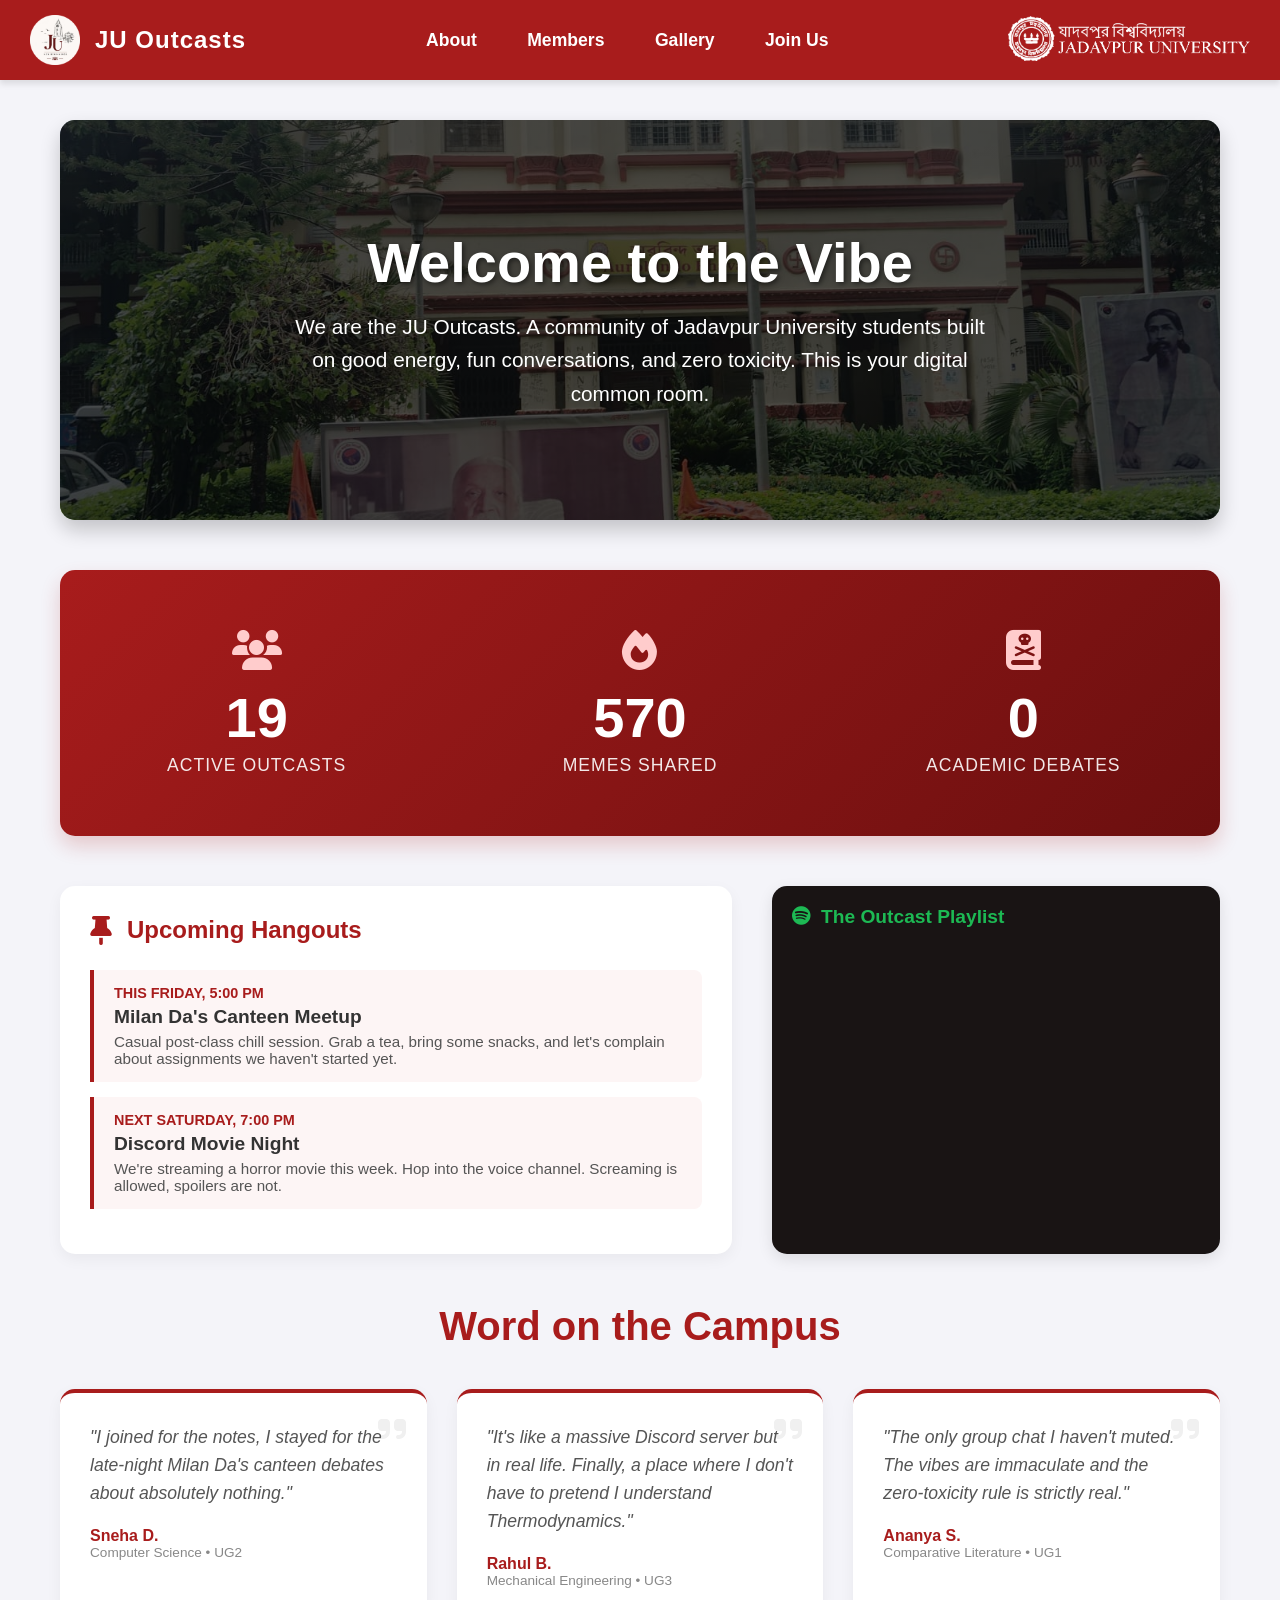
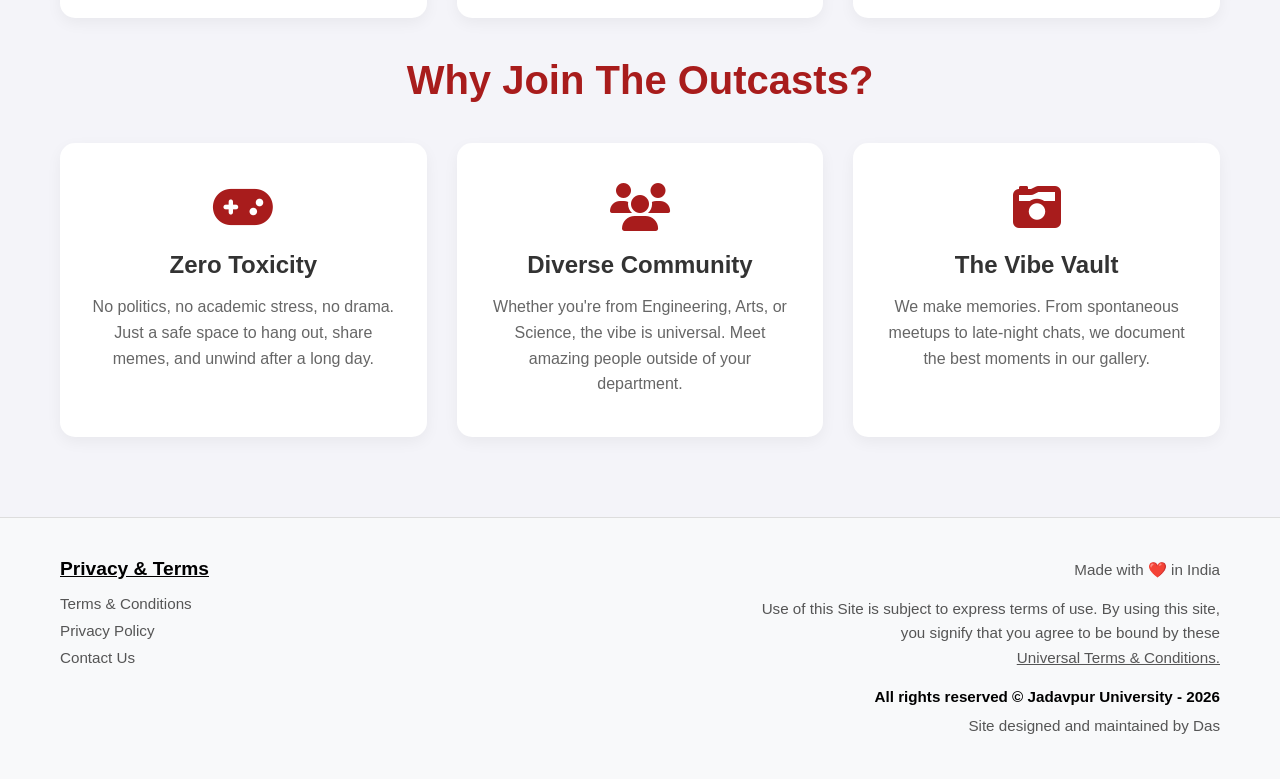
<file: index.html>
<!DOCTYPE html>
<html lang="en">
<head>
    <meta charset="UTF-8">
    <meta name="viewport" content="width=1200">
    <title>JU Outcasts | Home</title>
    <link rel="icon" type="image/png" href="assets/logo.png">
    <link rel="stylesheet" href="https://cdnjs.cloudflare.com/ajax/libs/font-awesome/6.4.0/css/all.min.css">
    <link rel="stylesheet" href="style.css">
</head>
<body>

    <header>
        <div class="header-left">
            <a href="index.html">
                <img src="outcasts.png" alt="JU Outcasts Logo">
                <h1>JU Outcasts</h1>
            </a>
        </div>
        <nav>
            <!-- No active class here since Home isn't listed -->
            <a href="about.html">About</a>
            <a href="members.html">Members</a>
            <a href="gallery.html">Gallery</a>
            <a href="join.html">Join Us</a>
        </nav>
        <div class="header-right">
            <img src="JU.png" alt="Jadavpur University Banner Logo">
        </div>
    </header>

    <main>
        <div class="hero">
            <div id="bg-layer-1" class="hero-bg" style="background-image: url('assets/slide/1.jpeg'); opacity: 1; transform: scale(1.1);"></div>
            <div id="bg-layer-2" class="hero-bg" style="background-image: url('assets/slide/2.jpeg'); opacity: 0; transform: scale(1);"></div>
            <div class="hero-overlay"></div>
            <div class="hero-content">
                <h2>Welcome to the Vibe</h2>
                <p>We are the JU Outcasts. A community of Jadavpur University students built on good energy, fun conversations, and zero toxicity. This is your digital common room.</p>
            </div>
        </div>

        <div class="stats-container" id="statsSection">
            <div class="stat-item">
                <i class="fas fa-users"></i>
                <div class="stat-number" data-target="30">0</div>
                <div class="stat-label">Active Outcasts</div>
            </div>
            <div class="stat-item">
                <i class="fas fa-fire"></i>
                <div class="stat-number" data-target="1500">0</div>
                <div class="stat-label">Memes Shared</div>
            </div>
            <div class="stat-item">
                <i class="fas fa-book-dead"></i>
                <div class="stat-number" data-target="0">0</div>
                <div class="stat-label">Academic Debates</div>
            </div>
        </div>

        <div class="dashboard-grid">
            <div class="notice-board">
                <div class="notice-header">
                    <i class="fas fa-thumbtack"></i>
                    <h2>Upcoming Hangouts</h2>
                </div>
                <div class="notice-item">
                    <div class="notice-date">This Friday, 5:00 PM</div>
                    <div class="notice-title">Milan Da's Canteen Meetup</div>
                    <div class="notice-desc">Casual post-class chill session. Grab a tea, bring some snacks, and let's complain about assignments we haven't started yet.</div>
                </div>
                <div class="notice-item">
                    <div class="notice-date">Next Saturday, 7:00 PM</div>
                    <div class="notice-title">Discord Movie Night</div>
                    <div class="notice-desc">We're streaming a horror movie this week. Hop into the voice channel. Screaming is allowed, spoilers are not.</div>
                </div>
            </div>

            <div class="spotify-container">
                <div class="spotify-header">
                    <i class="fab fa-spotify"></i>
                    <span>The Outcast Playlist</span>
                </div>
                <iframe style="border-radius:12px" src="https://open.spotify.com/embed/playlist/37i9dQZF1DXcBWIGoYBM5M?utm_source=generator&theme=0" width="100%" height="100%" frameBorder="0" allowfullscreen="" allow="autoplay; clipboard-write; encrypted-media; fullscreen; picture-in-picture" loading="lazy"></iframe>
            </div>
        </div>

        <h2 class="section-title">Word on the Campus</h2>
        <div class="quotes-grid">
            <div class="quote-card">
                <i class="fas fa-quote-right"></i>
                <p class="quote-text">"I joined for the notes, I stayed for the late-night Milan Da's canteen debates about absolutely nothing."</p>
                <p class="quote-author">Sneha D.</p>
                <p class="quote-dept">Computer Science • UG2</p>
            </div>
            <div class="quote-card">
                <i class="fas fa-quote-right"></i>
                <p class="quote-text">"It's like a massive Discord server but in real life. Finally, a place where I don't have to pretend I understand Thermodynamics."</p>
                <p class="quote-author">Rahul B.</p>
                <p class="quote-dept">Mechanical Engineering • UG3</p>
            </div>
            <div class="quote-card">
                <i class="fas fa-quote-right"></i>
                <p class="quote-text">"The only group chat I haven't muted. The vibes are immaculate and the zero-toxicity rule is strictly real."</p>
                <p class="quote-author">Ananya S.</p>
                <p class="quote-dept">Comparative Literature • UG1</p>
            </div>
        </div>

        <h2 class="section-title">Why Join The Outcasts?</h2>
        <div class="features-grid">
            <div class="feature-card">
                <i class="fas fa-gamepad feature-icon"></i>
                <h3>Zero Toxicity</h3>
                <p>No politics, no academic stress, no drama. Just a safe space to hang out, share memes, and unwind after a long day.</p>
            </div>
            <div class="feature-card">
                <i class="fas fa-users feature-icon"></i>
                <h3>Diverse Community</h3>
                <p>Whether you're from Engineering, Arts, or Science, the vibe is universal. Meet amazing people outside of your department.</p>
            </div>
            <div class="feature-card">
                <i class="fas fa-camera-retro feature-icon"></i>
                <h3>The Vibe Vault</h3>
                <p>We make memories. From spontaneous meetups to late-night chats, we document the best moments in our gallery.</p>
            </div>
        </div>
    </main>

    <footer class="site-footer">
        <div class="footer-content">
            <div class="footer-left">
                <h4><u>Privacy & Terms</u></h4>
                <ul>
                    <li><a onclick="openTextModal('terms')">Terms & Conditions</a></li>
                    <li><a onclick="openTextModal('privacy')">Privacy Policy</a></li>
                    <li><a onclick="openTextModal('contact')">Contact Us</a></li>
                </ul>
            </div>
            <div class="footer-right">
                <p class="made-with">Made with ❤️ in India</p>
                <p class="legal-text">Use of this Site is subject to express terms of use. By using this site,<br>you signify that you agree to be bound by these<br><a onclick="openTextModal('terms')"><u>Universal Terms & Conditions.</u></a></p>
                <p class="copyright"><strong>All rights reserved © Jadavpur University - 2026</strong></p>
                <p>Site designed and maintained by Das</p>
            </div>
        </div>
    </footer>

    <!-- Text Modal Popup -->
    <div id="textModal" class="modal-overlay" onclick="closeModalOutside(event)">
        <div class="modal-content">
            <div class="modal-header">
                <h2 id="modalTitle">Information</h2>
                <span class="close-modal" onclick="closeTextModal()">&times;</span>
            </div>
            <div id="modalTextContent" class="modal-body">Loading...</div>
        </div>
    </div>

    <!-- Scripts -->
    <script>
        // Hero Slider
        const layer1 = document.getElementById('bg-layer-1');
        const layer2 = document.getElementById('bg-layer-2');
        let currentSlide = 1;
        const totalSlides = 10;
        let activeLayer = 1;

        setInterval(() => {
            currentSlide = currentSlide < totalSlides ? currentSlide + 1 : 1;
            if (activeLayer === 1) {
                layer2.style.backgroundImage = `url('assets/slide/${currentSlide}.jpeg')`;
                layer2.style.transform = 'scale(1.1)';
                layer2.style.opacity = '1';
                layer1.style.opacity = '0';
                layer1.style.transform = 'scale(1)';
                activeLayer = 2;
            } else {
                layer1.style.backgroundImage = `url('assets/slide/${currentSlide}.jpeg')`;
                layer1.style.transform = 'scale(1.1)';
                layer1.style.opacity = '1';
                layer2.style.opacity = '0';
                layer2.style.transform = 'scale(1)';
                activeLayer = 1;
            }
        }, 5000);

        // Counter Animation
        const counters = document.querySelectorAll('.stat-number');
        let animated = false;
        const animateCounters = () => {
            counters.forEach(counter => {
                const updateCount = () => {
                    const target = +counter.getAttribute('data-target');
                    const count = +counter.innerText;
                    const inc = target / 50; 
                    if (count < target) {
                        counter.innerText = Math.ceil(count + inc);
                        setTimeout(updateCount, 30);
                    } else {
                        counter.innerText = target + (target > 0 ? "+" : "");
                    }
                };
                updateCount();
            });
        }
        window.addEventListener('scroll', () => {
            const statsSection = document.getElementById('statsSection');
            if(statsSection) {
                const sectionPos = statsSection.getBoundingClientRect().top;
                const screenPos = window.innerHeight;
                if(sectionPos < screenPos && !animated) {
                    animateCounters();
                    animated = true;
                }
            }
        });

        // Modals
        const modalTitles = {
            'terms': 'Terms & Conditions',
            'privacy': 'Privacy Policy',
            'contact': 'Contact Us',
            'universal_terms': 'Universal Terms & Conditions'
        };

        function openTextModal(filename) {
            const modal = document.getElementById('textModal');
            const content = document.getElementById('modalTextContent');
            const title = document.getElementById('modalTitle');
            title.innerText = modalTitles[filename] || 'Information';
            content.innerText = 'Loading...';
            modal.style.display = 'flex';

            fetch(`assets/txt/${filename}.txt`)
                .then(response => {
                    if (!response.ok) throw new Error("");
                    return response.text();
                })
                .then(text => { content.innerText = text; })
                .catch(err => { content.innerText = `Error: Document not found. Please ensure assets/txt/${filename}.txt exists.`; });
        }
        function closeTextModal() { document.getElementById('textModal').style.display = 'none'; }
        function closeModalOutside(event) {
            const modal = document.getElementById('textModal');
            if (event.target === modal) modal.style.display = 'none';
        }
    </script>
</body>
</html>
</file>
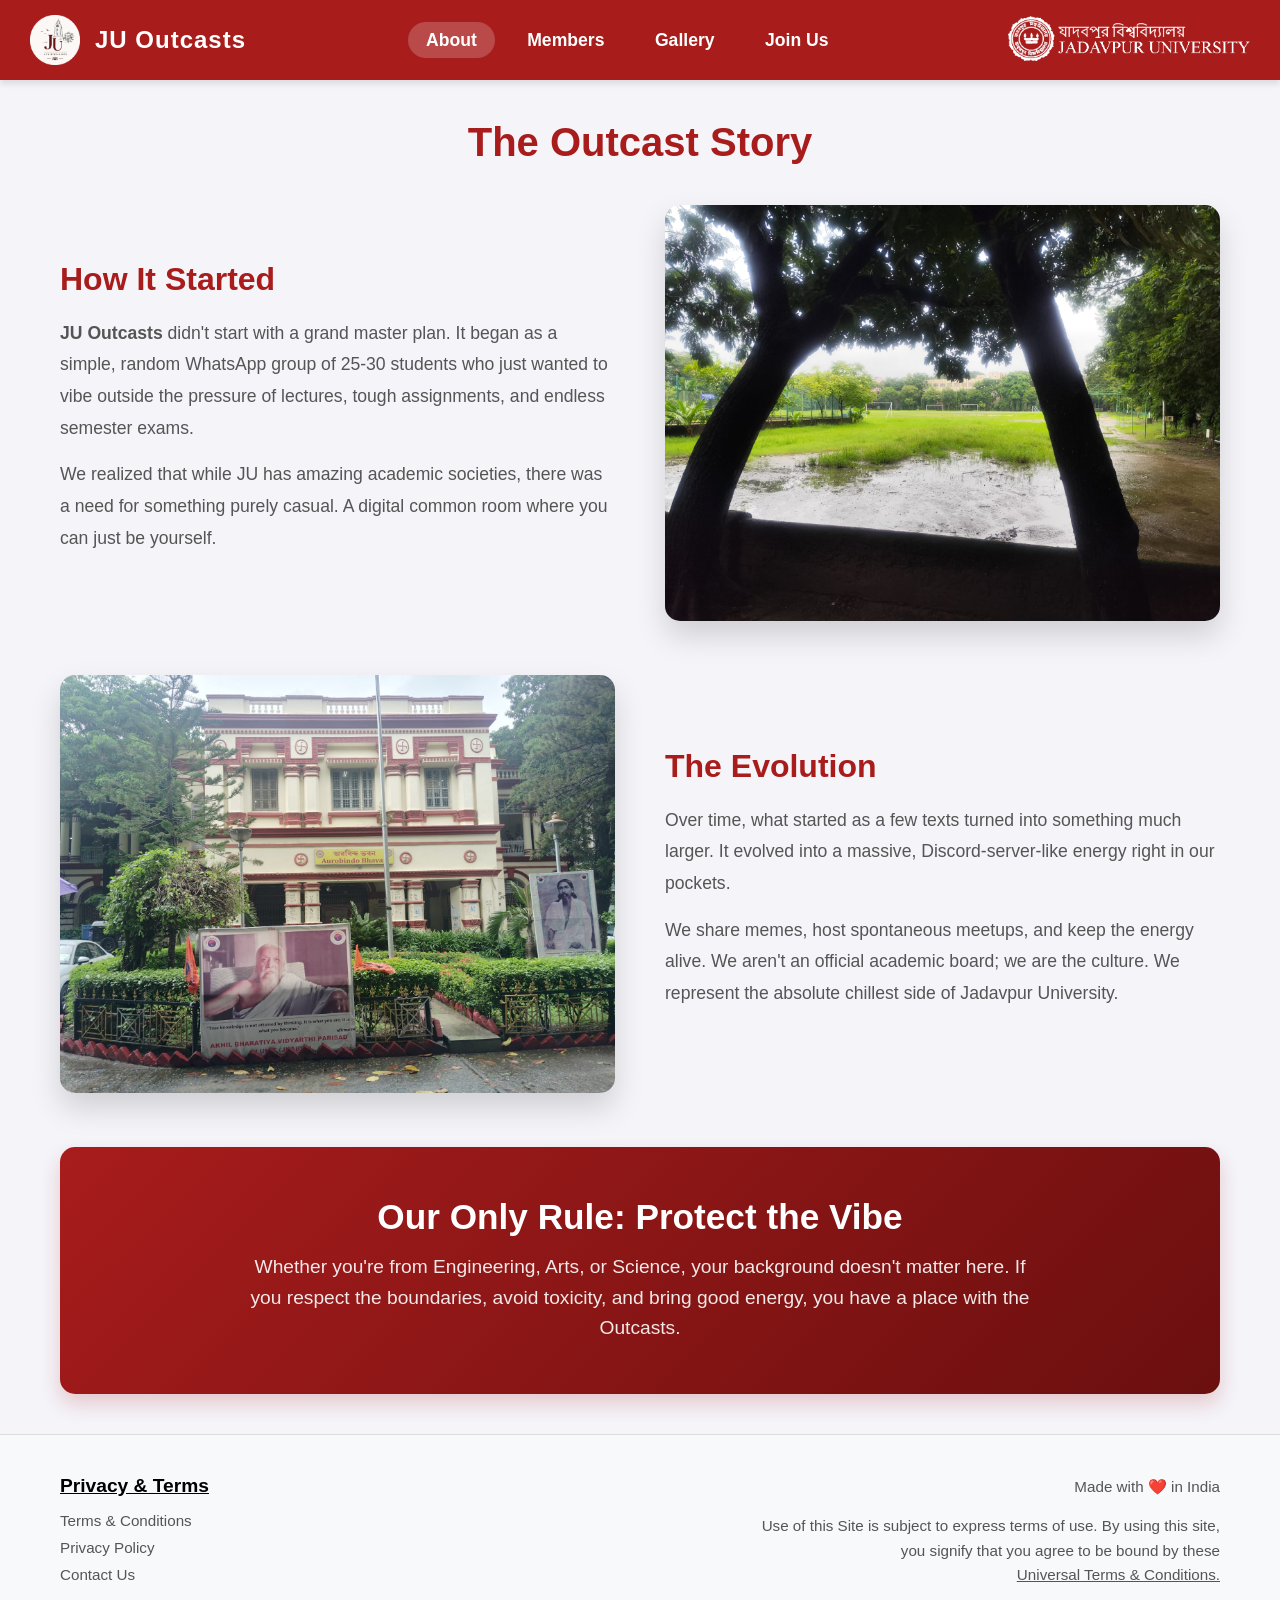
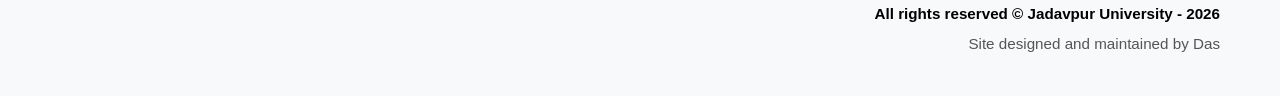
<file: about.html>
<!DOCTYPE html>
<html lang="en">
<head>
    <meta charset="UTF-8">
    <meta name="viewport" content="width=1200">
    <title>JU Outcasts | About Us</title>
    <link rel="icon" type="image/png" href="assets/logo.png">
    <link rel="stylesheet" href="https://cdnjs.cloudflare.com/ajax/libs/font-awesome/6.4.0/css/all.min.css">
    <link rel="stylesheet" href="style.css">
</head>
<body>

    <header>
        <div class="header-left">
            <a href="index.html">
                <img src="outcasts.png" alt="JU Outcasts Logo">
                <h1>JU Outcasts</h1>
            </a>
        </div>
        <nav>
            <a href="about.html" class="active">About</a>
            <a href="members.html">Members</a>
            <a href="gallery.html">Gallery</a>
            <a href="join.html">Join Us</a>
        </nav>
        <div class="header-right">
            <img src="JU.png" alt="Jadavpur University Banner Logo">
        </div>
    </header>

    <main>
        <h2 class="section-title">The Outcast Story</h2>
        
        <div class="about-grid">
            <div class="about-text">
                <h3>How It Started</h3>
                <p><strong>JU Outcasts</strong> didn't start with a grand master plan. It began as a simple, random WhatsApp group of 25-30 students who just wanted to vibe outside the pressure of lectures, tough assignments, and endless semester exams.</p>
                <p>We realized that while JU has amazing academic societies, there was a need for something purely casual. A digital common room where you can just be yourself.</p>
            </div>
            <div>
                <img src="assets/slide/2.jpeg" alt="JU Outcasts Hanging Out" class="about-image">
            </div>
        </div>

        <div class="about-grid" style="direction: rtl;">
            <div class="about-text" style="direction: ltr;">
                <h3>The Evolution</h3>
                <p>Over time, what started as a few texts turned into something much larger. It evolved into a massive, Discord-server-like energy right in our pockets.</p>
                <p>We share memes, host spontaneous meetups, and keep the energy alive. We aren't an official academic board; we are the culture. We represent the absolute chillest side of Jadavpur University.</p>
            </div>
            <div style="direction: ltr;">
                <img src="assets/slide/1.jpeg" alt="Campus Vibes" class="about-image">
            </div>
        </div>

        <div class="highlight-box">
            <h3>Our Only Rule: Protect the Vibe</h3>
            <p>Whether you're from Engineering, Arts, or Science, your background doesn't matter here. If you respect the boundaries, avoid toxicity, and bring good energy, you have a place with the Outcasts.</p>
        </div>
    </main>

    <footer class="site-footer">
        <div class="footer-content">
            <div class="footer-left">
                <h4><u>Privacy & Terms</u></h4>
                <ul>
                    <li><a onclick="openTextModal('terms')">Terms & Conditions</a></li>
                    <li><a onclick="openTextModal('privacy')">Privacy Policy</a></li>
                    <li><a onclick="openTextModal('contact')">Contact Us</a></li>
                </ul>
            </div>
            <div class="footer-right">
                <p class="made-with">Made with ❤️ in India</p>
                <p class="legal-text">Use of this Site is subject to express terms of use. By using this site,<br>you signify that you agree to be bound by these<br><a onclick="openTextModal('terms')"><u>Universal Terms & Conditions.</u></a></p>
                <p class="copyright"><strong>All rights reserved © Jadavpur University - 2026</strong></p>
                <p>Site designed and maintained by Das</p>
            </div>
        </div>
    </footer>

    <!-- Text Modal Popup -->
    <div id="textModal" class="modal-overlay" onclick="closeModalOutside(event)">
        <div class="modal-content">
            <div class="modal-header">
                <h2 id="modalTitle">Information</h2>
                <span class="close-modal" onclick="closeTextModal()">&times;</span>
            </div>
            <div id="modalTextContent" class="modal-body">Loading...</div>
        </div>
    </div>

    <!-- Script for Text Modals -->
    <script>
        const modalTitles = { 'terms': 'Terms & Conditions', 'privacy': 'Privacy Policy', 'contact': 'Contact Us', 'universal_terms': 'Universal Terms & Conditions' };
        function openTextModal(filename) {
            const modal = document.getElementById('textModal');
            const content = document.getElementById('modalTextContent');
            const title = document.getElementById('modalTitle');
            title.innerText = modalTitles[filename] || 'Information';
            content.innerText = 'Loading...';
            modal.style.display = 'flex';
            fetch(`assets/txt/${filename}.txt`).then(res => { if(!res.ok) throw new Error(""); return res.text(); })
            .then(text => { content.innerText = text; }).catch(err => { content.innerText = `Error: Please ensure assets/txt/${filename}.txt exists.`; });
        }
        function closeTextModal() { document.getElementById('textModal').style.display = 'none'; }
        function closeModalOutside(event) { const modal = document.getElementById('textModal'); if (event.target === modal) modal.style.display = 'none'; }
    </script>
</body>
</html>
</file>
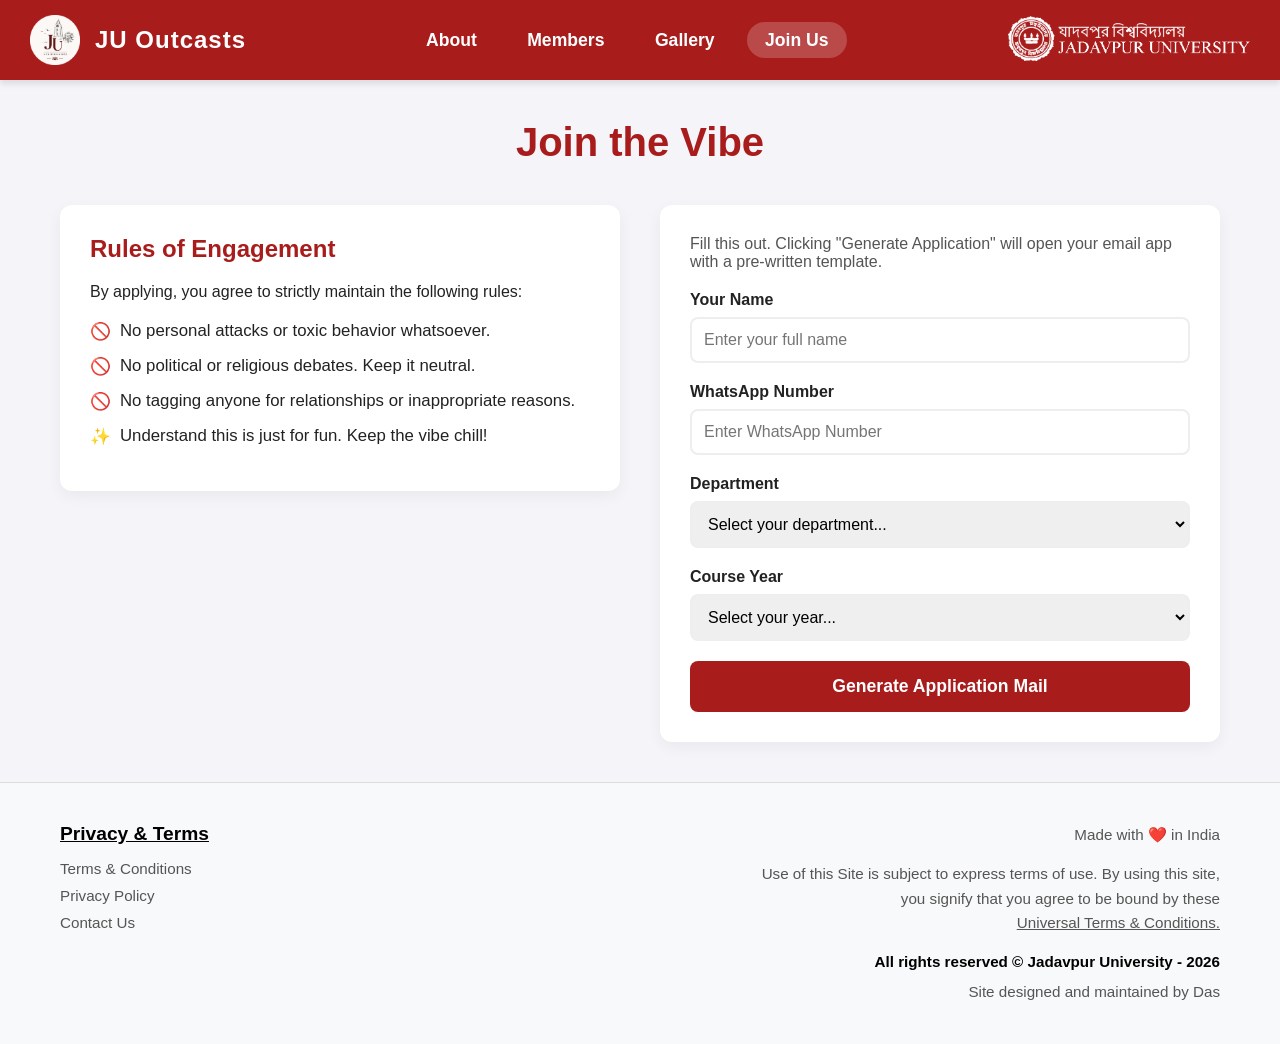
<file: join.html>
<!DOCTYPE html>
<html lang="en">
<head>
    <meta charset="UTF-8">
    <meta name="viewport" content="width=1200">
    <title>JU Outcasts | Join Us</title>
    <link rel="icon" type="image/png" href="assets/logo.png">
    <link rel="stylesheet" href="https://cdnjs.cloudflare.com/ajax/libs/font-awesome/6.4.0/css/all.min.css">
    <link rel="stylesheet" href="style.css">
</head>
<body>

    <header>
        <div class="header-left">
            <a href="index.html">
                <img src="outcasts.png" alt="JU Outcasts Logo">
                <h1>JU Outcasts</h1>
            </a>
        </div>
        <nav>
            <a href="about.html">About</a>
            <a href="members.html">Members</a>
            <a href="gallery.html">Gallery</a>
            <a href="join.html" class="active">Join Us</a>
        </nav>
        <div class="header-right">
            <img src="JU.png" alt="Jadavpur University Banner Logo">
        </div>
    </header>

    <main>
        <h2 class="section-title">Join the Vibe</h2>
        
        <div class="join-container">
            <div class="rules-box">
                <h3>Rules of Engagement</h3>
                <p style="margin-bottom: 20px;">By applying, you agree to strictly maintain the following rules:</p>
                <ul>
                    <li>No personal attacks or toxic behavior whatsoever.</li>
                    <li>No political or religious debates. Keep it neutral.</li>
                    <li>No tagging anyone for relationships or inappropriate reasons.</li>
                    <li>Understand this is just for fun. Keep the vibe chill!</li>
                </ul>
            </div>

            <div class="form-box">
                <p style="margin-bottom: 20px; color: #555;">Fill this out. Clicking "Generate Application" will open your email app with a pre-written template.</p>
                
                <form id="mailForm">
                    <div class="form-group">
                        <label for="studentName">Your Name</label>
                        <input type="text" id="studentName" placeholder="Enter your full name" required>
                    </div>
                    <div class="form-group">
                        <label for="studentWhatsapp">WhatsApp Number</label>
                        <input type="tel" id="studentWhatsapp" placeholder="Enter WhatsApp Number" required>
                    </div>
                    <div class="form-group">
                        <label for="studentDept">Department</label>
                        <select id="studentDept" required>
                            <option value="" disabled selected>Select your department...</option>
                            <option value="Computer Science and Engineering">Computer Science and Engineering</option>
                            <option value="Metallurgy and Materials Science">Metallurgy and Materials Science</option>
                            <option value="Other">Other</option>
                        </select>
                    </div>
                    <div class="form-group">
                        <label for="studentCourse">Course Year</label>
                        <select id="studentCourse" required>
                            <option value="" disabled selected>Select your year...</option>
                            <option value="UG1">UG 1</option>
                            <option value="UG2">UG 2</option>
                            <option value="UG3">UG 3</option>
                            <option value="UG4">UG 4</option>
                        </select>
                    </div>
                    <button type="button" class="submit-btn" onclick="generateMail()">Generate Application Mail</button>
                </form>
            </div>
        </div>
    </main>

    <footer class="site-footer">
        <div class="footer-content">
            <div class="footer-left">
                <h4><u>Privacy & Terms</u></h4>
                <ul>
                    <li><a onclick="openTextModal('terms')">Terms & Conditions</a></li>
                    <li><a onclick="openTextModal('privacy')">Privacy Policy</a></li>
                    <li><a onclick="openTextModal('contact')">Contact Us</a></li>
                </ul>
            </div>
            <div class="footer-right">
                <p class="made-with">Made with ❤️ in India</p>
                <p class="legal-text">Use of this Site is subject to express terms of use. By using this site,<br>you signify that you agree to be bound by these<br><a onclick="openTextModal('terms')"><u>Universal Terms & Conditions.</u></a></p>
                <p class="copyright"><strong>All rights reserved © Jadavpur University - 2026</strong></p>
                <p>Site designed and maintained by Das</p>
            </div>
        </div>
    </footer>

    <!-- Text Modal Popup -->
    <div id="textModal" class="modal-overlay" onclick="closeModalOutside(event)">
        <div class="modal-content">
            <div class="modal-header">
                <h2 id="modalTitle">Information</h2>
                <span class="close-modal" onclick="closeTextModal()">&times;</span>
            </div>
            <div id="modalTextContent" class="modal-body">Loading...</div>
        </div>
    </div>

    <!-- Scripts -->
    <script>
        function generateMail() {
            const name = document.getElementById('studentName').value;
            const whatsapp = document.getElementById('studentWhatsapp').value;
            const dept = document.getElementById('studentDept').value;
            const course = document.getElementById('studentCourse').value;

            if(!name || !whatsapp || !dept || !course) {
                alert("Please fill in all fields first.");
                return;
            }

            const emailBody = `To, \nThe Admin\nJU Outcasts, \nJadavpur University,\n\nHi, I'm\nName: ${name}\nWhatsApp Number: ${whatsapp}\nDepartment: ${dept}\nCourse: ${course}\n\nWanted to join JU Outcasts, and I agree to maintain those rules of this Club:\n- No personal attacks\n- No political or religion talks\n- No tagging anyone for relationships\n- Just vibing and keeping it chill.`;
            const subject = encodeURIComponent(`Application to Join JU Outcasts - ${name}`);
            const body = encodeURIComponent(emailBody);
            
            window.location.href = `mailto:mail@juoutcasts.in?subject=${subject}&body=${body}`;
        }

        // Footer Modal Functions
        const modalTitles = { 'terms': 'Terms & Conditions', 'privacy': 'Privacy Policy', 'contact': 'Contact Us', 'universal_terms': 'Universal Terms & Conditions' };
        function openTextModal(filename) {
            const modal = document.getElementById('textModal');
            const content = document.getElementById('modalTextContent');
            const title = document.getElementById('modalTitle');
            title.innerText = modalTitles[filename] || 'Information';
            content.innerText = 'Loading...';
            modal.style.display = 'flex';
            fetch(`assets/txt/${filename}.txt`).then(res => { if(!res.ok) throw new Error(""); return res.text(); })
            .then(text => { content.innerText = text; }).catch(err => { content.innerText = `Error: Please ensure assets/txt/${filename}.txt exists.`; });
        }
        function closeTextModal() { document.getElementById('textModal').style.display = 'none'; }
        function closeModalOutside(event) { const modal = document.getElementById('textModal'); if (event.target === modal) modal.style.display = 'none'; }
    </script>
</body>
</html>
</file>
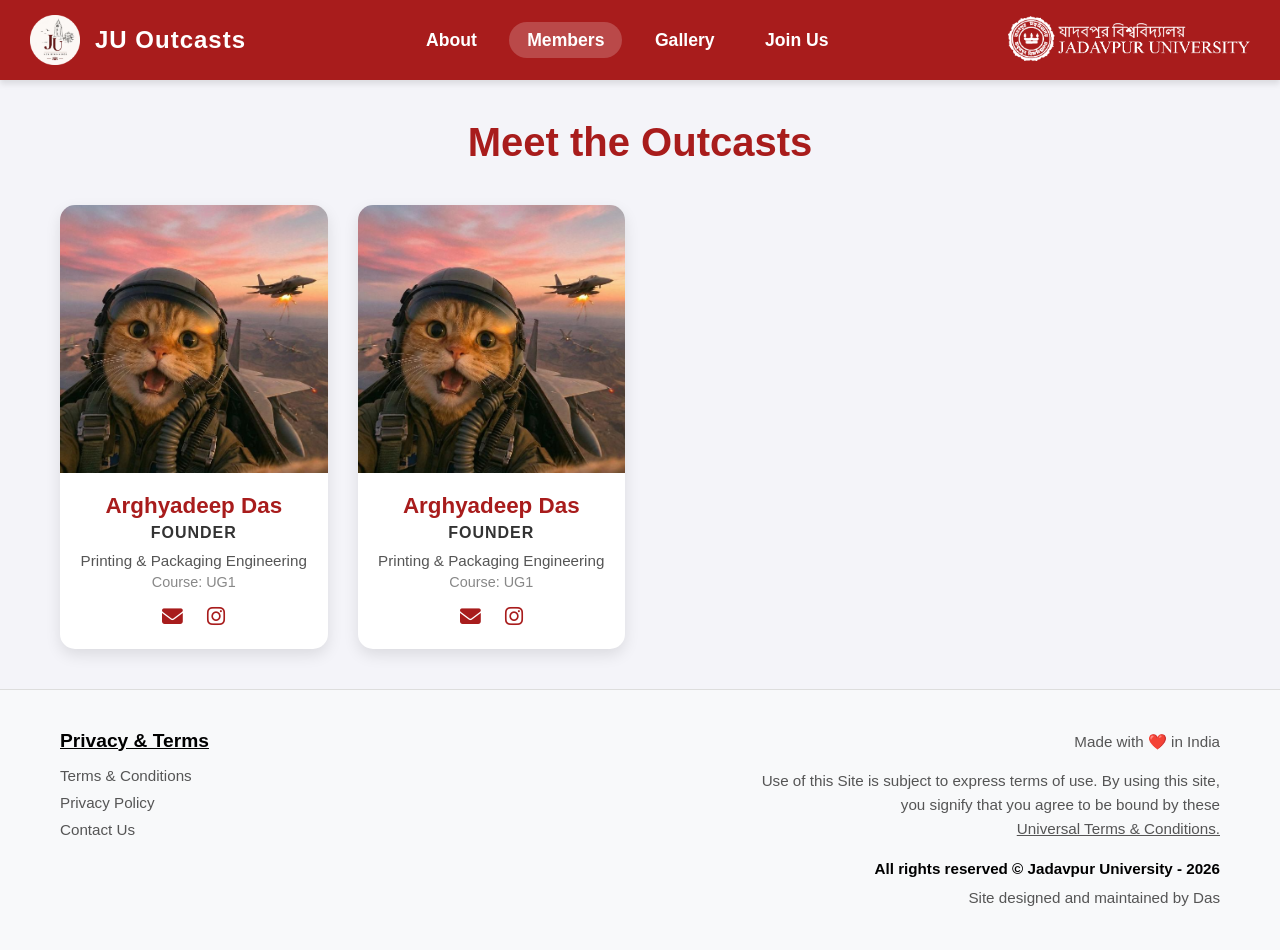
<file: members.html>
<!DOCTYPE html>
<html lang="en">
<head>
    <meta charset="UTF-8">
    <meta name="viewport" content="width=1200">
    <title>JU Outcasts | Members</title>
    <link rel="icon" type="image/png" href="assets/logo.png">
    <link rel="stylesheet" href="https://cdnjs.cloudflare.com/ajax/libs/font-awesome/6.4.0/css/all.min.css">
    <link rel="stylesheet" href="style.css">
</head>
<body>

    <header>
        <div class="header-left">
            <a href="index.html">
                <img src="outcasts.png" alt="JU Outcasts Logo">
                <h1>JU Outcasts</h1>
            </a>
        </div>
        <nav>
            <a href="about.html">About</a>
            <a href="members.html" class="active">Members</a>
            <a href="gallery.html">Gallery</a>
            <a href="join.html">Join Us</a>
        </nav>
        <div class="header-right">
            <img src="JU.png" alt="Jadavpur University Banner Logo">
        </div>
    </header>

    <main>
        <h2 class="section-title">Meet the Outcasts</h2>
        
        <div class="members-grid">
            <div class="member-card">
                <img src="assets/members/mem2.png" alt="Arghyadeep Das" class="member-photo">
                <div class="member-info">
                    <h3 class="member-name">Arghyadeep Das</h3>
                    <p class="member-status">Founder</p>
                    <p class="member-dept">Printing & Packaging Engineering</p>
                    <p class="member-course">Course: UG1</p>
                    <div class="member-socials">
                        <a href="mailto:mail@arghyadeepdas.in" title="Send Email"><i class="fas fa-envelope"></i></a>
                        <a href="https://instagram.com/user" target="_blank" title="Follow on Instagram"><i class="fab fa-instagram"></i></a>
                    </div>
                </div>
            </div>


            <div class="members-grid">
            <div class="member-card">
                <img src="assets/members/mem2.png" alt="Arghyadeep Das" class="member-photo">
                <div class="member-info">
                    <h3 class="member-name">Arghyadeep Das</h3>
                    <p class="member-status">Founder</p>
                    <p class="member-dept">Printing & Packaging Engineering</p>
                    <p class="member-course">Course: UG1</p>
                    <div class="member-socials">
                        <a href="mailto:mail@arghyadeepdas.in" title="Send Email"><i class="fas fa-envelope"></i></a>
                        <a href="https://instagram.com/user" target="_blank" title="Follow on Instagram"><i class="fab fa-instagram"></i></a>
                    </div>
                </div>
            </div>
            
            <!-- Copy this card structure for more members! -->
        </div>
    </main>

    <footer class="site-footer">
        <div class="footer-content">
            <div class="footer-left">
                <h4><u>Privacy & Terms</u></h4>
                <ul>
                    <li><a onclick="openTextModal('terms')">Terms & Conditions</a></li>
                    <li><a onclick="openTextModal('privacy')">Privacy Policy</a></li>
                    <li><a onclick="openTextModal('contact')">Contact Us</a></li>
                </ul>
            </div>
            <div class="footer-right">
                <p class="made-with">Made with ❤️ in India</p>
                <p class="legal-text">Use of this Site is subject to express terms of use. By using this site,<br>you signify that you agree to be bound by these<br><a onclick="openTextModal('terms')"><u>Universal Terms & Conditions.</u></a></p>
                <p class="copyright"><strong>All rights reserved © Jadavpur University - 2026</strong></p>
                <p>Site designed and maintained by Das</p>
            </div>
        </div>
    </footer>

    <!-- Text Modal Popup -->
    <div id="textModal" class="modal-overlay" onclick="closeModalOutside(event)">
        <div class="modal-content">
            <div class="modal-header">
                <h2 id="modalTitle">Information</h2>
                <span class="close-modal" onclick="closeTextModal()">&times;</span>
            </div>
            <div id="modalTextContent" class="modal-body">Loading...</div>
        </div>
    </div>

    <script>
        const modalTitles = { 'terms': 'Terms & Conditions', 'privacy': 'Privacy Policy', 'contact': 'Contact Us', 'universal_terms': 'Universal Terms & Conditions' };
        function openTextModal(filename) {
            const modal = document.getElementById('textModal');
            const content = document.getElementById('modalTextContent');
            const title = document.getElementById('modalTitle');
            title.innerText = modalTitles[filename] || 'Information';
            content.innerText = 'Loading...';
            modal.style.display = 'flex';
            fetch(`assets/txt/${filename}.txt`).then(res => { if(!res.ok) throw new Error(""); return res.text(); })
            .then(text => { content.innerText = text; }).catch(err => { content.innerText = `Error: Please ensure assets/txt/${filename}.txt exists.`; });
        }
        function closeTextModal() { document.getElementById('textModal').style.display = 'none'; }
        function closeModalOutside(event) { const modal = document.getElementById('textModal'); if (event.target === modal) modal.style.display = 'none'; }
    </script>
</body>
</html>
</file>
<file: style.css>
/* =========================================
   GLOBAL STYLES & VARIABLES
========================================= */
:root {
    --ju-red: #A81C1C;
    --bg-color: #f4f4f9;
    --text-dark: #222;
    --text-light: #fff;
    --footer-bg: #f8f9fa;
    --footer-text: #555;
}

* { box-sizing: border-box; margin: 0; padding: 0; font-family: 'Segoe UI', Tahoma, Geneva, Verdana, sans-serif; }
body { background-color: var(--bg-color); color: var(--text-dark); display: flex; flex-direction: column; min-height: 100vh; }
main { flex: 1; padding: 40px 20px; max-width: 1200px; margin: 0 auto; width: 100%; }
.section-title { text-align: center; color: var(--ju-red); margin-bottom: 40px; font-size: 2.5rem; }

/* =========================================
   HEADER & NAVIGATION (CAPSULE STYLE)
========================================= */
header {
    background-color: var(--ju-red); color: var(--text-light); padding: 15px 30px;
    display: flex; justify-content: space-between; align-items: center;
    box-shadow: 0 4px 6px rgba(0,0,0,0.1); position: sticky; top: 0; z-index: 100;
}
.header-left a { display: flex; align-items: center; gap: 15px; text-decoration: none; color: white; }
.header-left img { height: 50px; }
.header-left h1 { font-size: 1.5rem; letter-spacing: 1px; }
.header-right img { height: 45px; } 

nav a { 
    color: white; text-decoration: none; margin: 0 5px; padding: 8px 18px; 
    border-radius: 30px; font-weight: bold; font-size: 1.1rem; 
    transition: background-color 0.3s ease, color 0.3s ease; 
}
nav a:hover { background-color: rgba(255, 255, 255, 0.1); }
nav a.active { background-color: rgba(255, 255, 255, 0.2); } /* Transparent capsule for active page */

/* =========================================
   HOMEPAGE: CINEMATIC HERO & DASHBOARD
========================================= */
.hero {
    position: relative; overflow: hidden; border-radius: 15px; color: white; text-align: center;
    padding: 100px 20px; margin-bottom: 50px; box-shadow: 0 10px 20px rgba(0,0,0,0.2);
    display: flex; flex-direction: column; justify-content: center; align-items: center; min-height: 400px;
}
.hero-bg {
    position: absolute; top: 0; left: 0; width: 100%; height: 100%; background-size: cover;
    background-position: center; transition: opacity 1.5s ease-in-out, transform 6s linear; z-index: 0;
}
.hero-overlay { position: absolute; top: 0; left: 0; width: 100%; height: 100%; background: linear-gradient(rgba(0, 0, 0, 0.7), rgba(0, 0, 0, 0.7)); z-index: 1; }
.hero-content { position: relative; z-index: 2; }
.hero-content h2 { font-size: 3.5rem; margin-bottom: 15px; text-shadow: 2px 2px 5px rgba(0,0,0,0.5); }
.hero-content p { font-size: 1.3rem; max-width: 700px; margin: 0 auto; line-height: 1.6; }

.stats-container { display: grid; grid-template-columns: repeat(auto-fit, minmax(200px, 1fr)); gap: 30px; background: linear-gradient(135deg, var(--ju-red), #6b0f0f); padding: 60px 20px; border-radius: 15px; color: white; text-align: center; margin-bottom: 50px; box-shadow: 0 10px 20px rgba(168, 28, 28, 0.2); }
.stat-item i { font-size: 2.5rem; margin-bottom: 15px; color: #ffcccc; }
.stat-number { font-size: 3.5rem; font-weight: bold; margin-bottom: 5px; }
.stat-label { font-size: 1.1rem; text-transform: uppercase; letter-spacing: 1px; opacity: 0.9; }

.dashboard-grid { display: grid; grid-template-columns: 1.5fr 1fr; gap: 40px; margin-bottom: 50px; align-items: stretch; }
.notice-board { background: white; padding: 30px; border-radius: 15px; box-shadow: 0 5px 15px rgba(0,0,0,0.05); }
.notice-header { display: flex; align-items: center; gap: 15px; margin-bottom: 25px; color: var(--ju-red); }
.notice-header i { font-size: 1.8rem; }
.notice-item { border-left: 4px solid var(--ju-red); background: #fdf5f5; padding: 15px 20px; margin-bottom: 15px; border-radius: 0 8px 8px 0; }
.notice-date { font-weight: bold; color: var(--ju-red); font-size: 0.9rem; margin-bottom: 5px; text-transform: uppercase; }
.notice-title { font-size: 1.2rem; font-weight: bold; margin-bottom: 5px; color: #333; }
.notice-desc { color: #555; font-size: 0.95rem; }
.spotify-container { background: #191414; padding: 20px; border-radius: 15px; box-shadow: 0 5px 15px rgba(0,0,0,0.1); display: flex; flex-direction: column; }
.spotify-header { color: #1DB954; display: flex; align-items: center; gap: 10px; margin-bottom: 15px; font-weight: bold; font-size: 1.2rem; }

.quotes-grid { display: grid; grid-template-columns: repeat(auto-fit, minmax(300px, 1fr)); gap: 30px; margin-bottom: 40px; }
.quote-card { background: white; padding: 30px; border-radius: 15px; box-shadow: 0 5px 15px rgba(0,0,0,0.05); position: relative; border-top: 4px solid var(--ju-red); }
.quote-card i { position: absolute; top: 20px; right: 20px; font-size: 2rem; color: #f0f0f0; }
.quote-text { font-size: 1.1rem; font-style: italic; color: #555; line-height: 1.6; margin-bottom: 20px; z-index: 2; position: relative; }
.quote-author { font-weight: bold; color: var(--ju-red); }
.quote-dept { font-size: 0.85rem; color: #888; }

.features-grid { display: grid; grid-template-columns: repeat(auto-fit, minmax(280px, 1fr)); gap: 30px; margin-bottom: 40px; }
.feature-card { background: white; padding: 40px 30px; border-radius: 15px; text-align: center; box-shadow: 0 5px 15px rgba(0,0,0,0.05); transition: transform 0.4s; }
.feature-card:hover { transform: translateY(-10px); box-shadow: 0 15px 30px rgba(168, 28, 28, 0.1); }
.feature-icon { font-size: 3rem; color: var(--ju-red); margin-bottom: 20px; }
.feature-card h3 { font-size: 1.5rem; margin-bottom: 15px; color: #333; }
.feature-card p { color: #666; line-height: 1.6; }

@media (max-width: 850px) { .dashboard-grid { grid-template-columns: 1fr; } }

/* =========================================
   ABOUT US PAGE
========================================= */
.about-grid { display: grid; grid-template-columns: 1fr 1fr; gap: 50px; align-items: center; margin-bottom: 50px; }
.about-text h3 { color: var(--ju-red); font-size: 2rem; margin-bottom: 20px; }
.about-text p { font-size: 1.1rem; line-height: 1.8; color: #555; margin-bottom: 15px; }
.about-image { width: 100%; border-radius: 15px; box-shadow: 0 15px 30px rgba(0,0,0,0.15); transition: transform 0.3s; }
.about-image:hover { transform: scale(1.02); }
.highlight-box { background: linear-gradient(135deg, var(--ju-red), #6b0f0f); color: white; padding: 50px 30px; border-radius: 15px; text-align: center; box-shadow: 0 10px 20px rgba(168, 28, 28, 0.2); }
.highlight-box h3 { font-size: 2.2rem; margin-bottom: 15px; color: white; }
.highlight-box p { font-size: 1.2rem; max-width: 800px; margin: 0 auto; line-height: 1.6; opacity: 0.9; }
@media (max-width: 768px) { .about-grid { grid-template-columns: 1fr; } }

/* =========================================
   MEMBERS PAGE
========================================= */
.members-grid { display: grid; grid-template-columns: repeat(auto-fill, minmax(260px, 1fr)); gap: 30px; justify-items: center; }
.member-card { background: white; border-radius: 15px; overflow: hidden; box-shadow: 0 6px 15px rgba(0,0,0,0.1); text-align: center; transition: transform 0.3s ease; display: flex; flex-direction: column; width: 100%; max-width: 320px; }
.member-card:hover { transform: translateY(-5px); }
.member-photo { width: 100%; aspect-ratio: 1 / 1; object-fit: cover; background-color: #ddd; }
.member-info { padding: 20px; }
.member-name { font-size: 1.4rem; color: var(--ju-red); margin-bottom: 5px; font-weight: bold; }
.member-status { font-weight: bold; color: #333; font-size: 1rem; margin-bottom: 10px; text-transform: uppercase; letter-spacing: 1px;}
.member-dept { font-weight: 500; color: #555; font-size: 0.95rem; margin-bottom: 5px; }
.member-course { color: #888; font-size: 0.9rem; margin-bottom: 15px; }
.member-socials a { color: var(--ju-red); font-size: 1.3rem; margin: 0 10px; transition: color 0.3s; }
.member-socials a:hover { color: #333; }

/* =========================================
   GALLERY PAGE
========================================= */
.gallery-controls { display: flex; justify-content: flex-end; margin-bottom: 20px; }
.gallery-btn { background: var(--ju-red); color: white; border: none; padding: 10px 20px; border-radius: 5px; cursor: pointer; font-weight: bold; font-size: 1rem; }
.gallery-grid { display: grid; grid-template-columns: repeat(auto-fill, minmax(200px, 1fr)); gap: 15px; }
.gallery-grid img { width: 100%; aspect-ratio: 1/1; object-fit: cover; border-radius: 10px; box-shadow: 0 4px 8px rgba(0,0,0,0.1); transition: transform 0.3s; cursor: pointer; }
.gallery-grid img:hover { transform: scale(1.05); }

/* =========================================
   JOIN US PAGE
========================================= */
.join-container { display: flex; flex-wrap: wrap; gap: 40px; align-items: flex-start; }
.rules-box, .form-box { background: white; padding: 30px; border-radius: 12px; box-shadow: 0 5px 15px rgba(0,0,0,0.05); flex: 1; min-width: 300px; }
.rules-box h3 { color: var(--ju-red); margin-bottom: 20px; font-size: 1.5rem; }
.rules-box ul { list-style-type: none; padding: 0; }
.rules-box li { margin-bottom: 15px; padding-left: 30px; position: relative; font-size: 1.05rem; }
.rules-box li::before { content: '🚫'; position: absolute; left: 0; top: 0; }
.rules-box li:last-child::before { content: '✨'; }
.form-group { margin-bottom: 20px; }
label { display: block; margin-bottom: 8px; font-weight: bold; }
input[type="text"], input[type="tel"], select { width: 100%; padding: 12px; border: 2px solid #eee; border-radius: 8px; font-size: 1rem; }
.submit-btn { width: 100%; background-color: var(--ju-red); color: white; border: none; padding: 15px; font-size: 1.1rem; border-radius: 8px; cursor: pointer; font-weight: bold; }
.submit-btn:hover { background-color: #8a1616; }

/* =========================================
   FOOTER (RED HOVER LOGIC INCLUDED)
========================================= */
.site-footer { background-color: var(--footer-bg); color: var(--footer-text); padding: 40px 60px; margin-top: auto; font-size: 0.95rem; border-top: 1px solid #ddd; }
.footer-content { display: flex; justify-content: space-between; align-items: flex-start; max-width: 1200px; margin: 0 auto; flex-wrap: wrap; gap: 20px; }
.footer-left h4 { font-size: 1.2rem; margin-bottom: 15px; color: #000; }
.footer-left ul { list-style: none; padding: 0; }
.footer-left li { margin-bottom: 10px; }
.footer-left a { color: var(--footer-text); text-decoration: none; cursor: pointer; transition: color 0.3s ease; }
.footer-left a:hover { color: var(--ju-red); text-decoration: none; }
.footer-right { text-align: right; line-height: 1.6; }
.footer-right .made-with { margin-bottom: 15px; }
.footer-right .legal-text { margin-bottom: 15px; }
.footer-right a { color: var(--footer-text); text-decoration: underline; cursor: pointer; transition: color 0.3s ease; }
.footer-right a:hover { color: var(--ju-red); text-decoration: underline; }
.footer-right .copyright { color: #000; margin-bottom: 5px; }

/* =========================================
   MODALS (FOOTER & LIGHTBOX)
========================================= */
.modal-overlay {
    display: none; position: fixed; top: 0; left: 0; width: 100%; height: 100%;
    background: rgba(0, 0, 0, 0.6); z-index: 1000; justify-content: center; align-items: center; padding: 20px;
}
.modal-content {
    background: white; padding: 0; border-radius: 8px; max-width: 700px; width: 100%;
    max-height: 85vh; display: flex; flex-direction: column; box-shadow: 0 10px 30px rgba(0,0,0,0.3);
}
.modal-header {
    padding: 20px 25px; border-bottom: 1px solid #e0e0e0; display: flex; justify-content: space-between; align-items: center;
}
.modal-header h2 { color: #6b1515; margin: 0; font-size: 1.6rem; }
.close-modal { font-size: 1.5rem; cursor: pointer; color: #999; font-weight: bold; line-height: 1; }
.close-modal:hover { color: #333; }
.modal-body {
    padding: 25px; overflow-y: auto; line-height: 1.6; white-space: pre-wrap;
    font-family: 'Courier New', Courier, monospace; color: #333;
}
.lightbox-content { max-width: 90vw; max-height: 90vh; background: transparent; box-shadow: none;}
.lightbox-content img { width: 100%; height: 100%; object-fit: contain; border-radius: 5px; }
</file>
